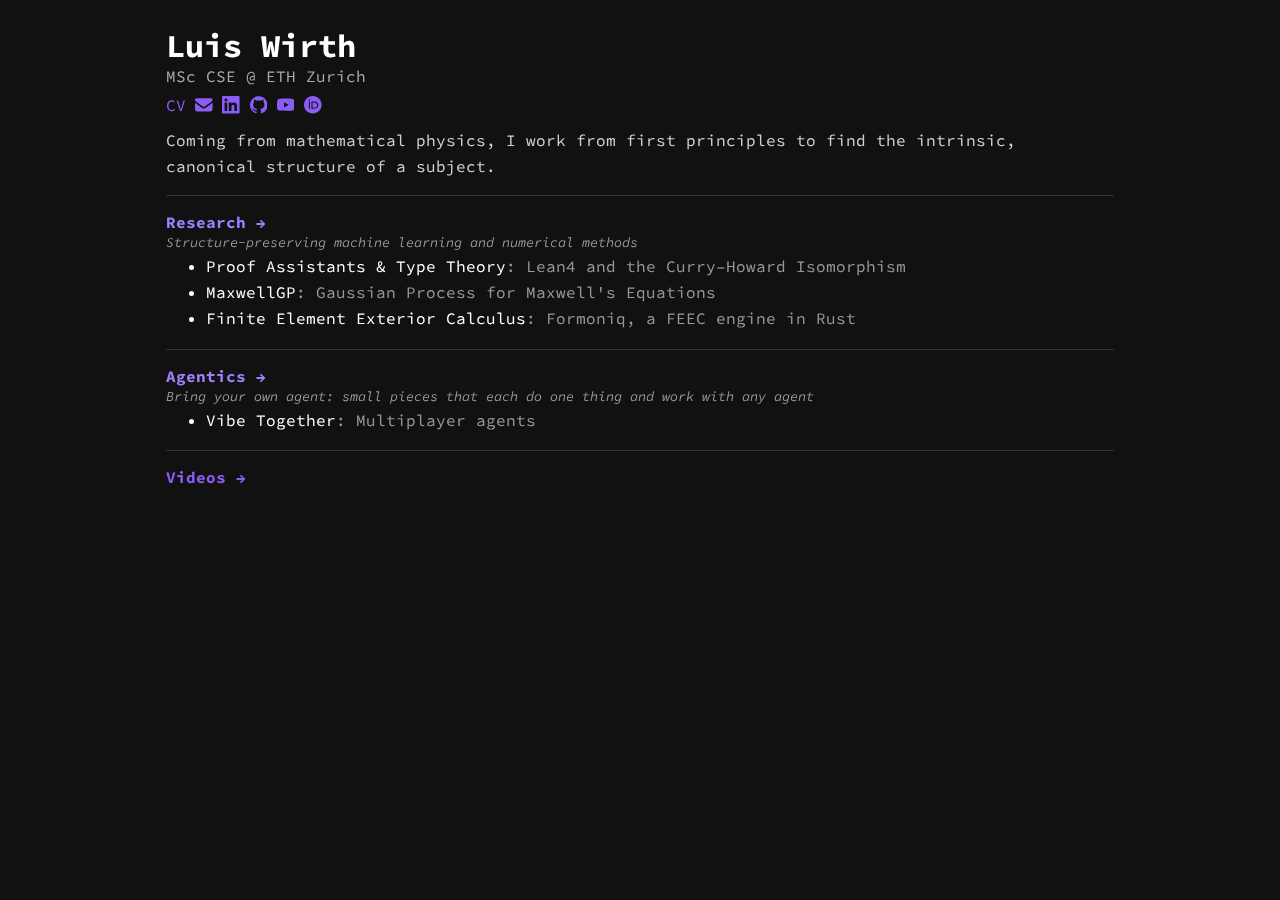
<file: index.html>
<!DOCTYPE html>
<html lang="en">

<head>

<meta charset="utf-8">
<meta name="viewport" content="width=device-width, initial-scale=1.0">

<meta name="author" content="Luis Wirth" />
<meta name="description" content="Luis Wirth. MSc CSE student at ETH Zurich. Structure-preserving machine learning and numerical methods, and agnostic agent infrastructure." />

<meta property="og:type" content="website" />
<meta property="og:site_name" content="Luis Wirth" />
<meta property="og:title" content="Luis Wirth" />
<meta property="og:url" content="https://lwirth.com/" />
<meta property="og:description" content="MSc CSE student at ETH Zurich. Structure-preserving machine learning and numerical methods, and agnostic agent infrastructure." />
<meta property="og:image" content="https://lwirth.com/og.png" />
<meta name="twitter:card" content="summary_large_image" />

<base target="_blank">
<link rel="stylesheet" type="text/css" href="default.css">
<title>Luis Wirth</title>

</head>

<body>

<div class="container">
  <h1>Luis Wirth</h1>
  <p class="subtitle">MSc CSE @ ETH Zurich</p>
  <p class="links">
    <a href="https://cv.lwirth.com">CV</a>
    <!-- Icons: Simple Icons (CC0); envelope: Font Awesome Free (CC BY 4.0, fontawesome.com). -->
    <a href="mailto:luwirth@ethz.ch" target="_self" aria-label="Email" title="Email"><svg class="icon" viewBox="0 0 512 512" aria-hidden="true"><path d="M48 64c-26.5 0-48 21.5-48 48 0 15.1 7.1 29.3 19.2 38.4l208 156c17.1 12.8 40.5 12.8 57.6 0l208-156c12.1-9.1 19.2-23.3 19.2-38.4 0-26.5-21.5-48-48-48L48 64zM0 196L0 384c0 35.3 28.7 64 64 64l384 0c35.3 0 64-28.7 64-64l0-188-198.4 148.8c-34.1 25.6-81.1 25.6-115.2 0L0 196z"/></svg></a>
    <a href="https://lwirth.com/linkedin" aria-label="LinkedIn" title="LinkedIn"><svg class="icon" viewBox="0 0 24 24" aria-hidden="true"><path d="M20.447 20.452h-3.554v-5.569c0-1.328-.027-3.037-1.852-3.037-1.853 0-2.136 1.445-2.136 2.939v5.667H9.351V9h3.414v1.561h.046c.477-.9 1.637-1.85 3.37-1.85 3.601 0 4.267 2.37 4.267 5.455v6.286zM5.337 7.433c-1.144 0-2.063-.926-2.063-2.065 0-1.138.92-2.063 2.063-2.063 1.14 0 2.064.925 2.064 2.063 0 1.139-.925 2.065-2.064 2.065zm1.782 13.019H3.555V9h3.564v11.452zM22.225 0H1.771C.792 0 0 .774 0 1.729v20.542C0 23.227.792 24 1.771 24h20.451C23.2 24 24 23.227 24 22.271V1.729C24 .774 23.2 0 22.222 0h.003z"/></svg></a>
    <a href="https://lwirth.com/github" aria-label="GitHub" title="GitHub"><svg class="icon" viewBox="0 0 24 24" aria-hidden="true"><path d="M12 .297c-6.63 0-12 5.373-12 12 0 5.303 3.438 9.8 8.205 11.385.6.113.82-.258.82-.577 0-.285-.01-1.04-.015-2.04-3.338.724-4.042-1.61-4.042-1.61C4.422 18.07 3.633 17.7 3.633 17.7c-1.087-.744.084-.729.084-.729 1.205.084 1.838 1.236 1.838 1.236 1.07 1.835 2.809 1.305 3.495.998.108-.776.417-1.305.76-1.605-2.665-.3-5.466-1.332-5.466-5.93 0-1.31.465-2.38 1.235-3.22-.135-.303-.54-1.523.105-3.176 0 0 1.005-.322 3.3 1.23.96-.267 1.98-.399 3-.405 1.02.006 2.04.138 3 .405 2.28-1.552 3.285-1.23 3.285-1.23.645 1.653.24 2.873.12 3.176.765.84 1.23 1.91 1.23 3.22 0 4.61-2.805 5.625-5.475 5.92.42.36.81 1.096.81 2.22 0 1.606-.015 2.896-.015 3.286 0 .315.21.69.825.57C20.565 22.092 24 17.592 24 12.297c0-6.627-5.373-12-12-12"/></svg></a>
    <a href="https://lwirth.com/youtube" aria-label="YouTube" title="YouTube"><svg class="icon" viewBox="0 0 24 24" aria-hidden="true"><path d="M23.498 6.186a3.016 3.016 0 0 0-2.122-2.136C19.505 3.545 12 3.545 12 3.545s-7.505 0-9.377.505A3.017 3.017 0 0 0 .502 6.186C0 8.07 0 12 0 12s0 3.93.502 5.814a3.016 3.016 0 0 0 2.122 2.136c1.871.505 9.376.505 9.376.505s7.505 0 9.377-.505a3.015 3.015 0 0 0 2.122-2.136C24 15.93 24 12 24 12s0-3.93-.502-5.814zM9.545 15.568V8.432L15.818 12l-6.273 3.568z"/></svg></a>
    <a href="https://orcid.org/0009-0001-9809-9517" aria-label="ORCID" title="ORCID"><svg class="icon" viewBox="0 0 24 24" aria-hidden="true"><path d="M12 0C5.372 0 0 5.372 0 12s5.372 12 12 12 12-5.372 12-12S18.628 0 12 0zM7.369 4.378c.525 0 .947.431.947.947s-.422.947-.947.947a.95.95 0 0 1-.947-.947c0-.525.422-.947.947-.947zm-.722 3.038h1.444v10.041H6.647V7.416zm3.562 0h3.9c3.712 0 5.344 2.653 5.344 5.025 0 2.578-2.016 5.025-5.325 5.025h-3.919V7.416zm1.444 1.303v7.444h2.297c3.272 0 4.022-2.484 4.022-3.722 0-2.016-1.284-3.722-4.097-3.722h-2.222z"/></svg></a>
  </p>
  <p class="bio">Coming from mathematical physics, I work from first principles to find the intrinsic, canonical structure of a subject.</p>

  
  <hr>

  <div class="entry nav">
    <div class="entry-title"><a href="research/" target="_self">Research →</a></div>
    <div class="item-desc"><em>Structure-preserving machine learning and numerical methods</em></div>
    <ul>
      <li><a href="research/#proof-assistants" target="_self">Proof Assistants &amp; Type Theory<span class="desc">: Lean4 and the Curry–Howard Isomorphism</span></a></li>
      <li><a href="research/#maxwellgp" target="_self">MaxwellGP<span class="desc">: Gaussian Process for Maxwell's Equations</span></a></li>
      <li><a href="research/#finite-element-exterior-calculus" target="_self">Finite Element Exterior Calculus<span class="desc">: Formoniq, a FEEC engine in Rust</span></a></li>
    </ul>
  </div>

  <hr>

  <div class="entry nav">
    <div class="entry-title"><a href="agentics/" target="_self">Agentics →</a></div>
    <div class="item-desc"><em>Bring your own agent: small pieces that each do one thing and work with any agent</em></div>
    <ul>
      <li><a href="agentics/#vibetogether" target="_self">Vibe Together<span class="desc">: Multiplayer agents</span></a></li>
      <!-- <li><a href="agentics/#canvas" target="_self">Canvas<span class="desc">: Generative UI, embraced</span></a></li> -->
    </ul>
  </div>

  <hr>

  <div class="entry">
    <div class="entry-title"><a href="https://lwirth.com/youtube">Videos →</a></div>
    <div class="videos">
      <a class="video" data-youtube="Sy_4z751YWI"></a>
      <a class="video" data-youtube="zjqvF4Gd2fw"></a>
      <a class="video" data-youtube="A4px5jTXcOM"></a>
      <a class="video" data-youtube="oXJbLh8aBRs"></a>
    </div>
  </div>

</div>


</body>
</html>
</file>
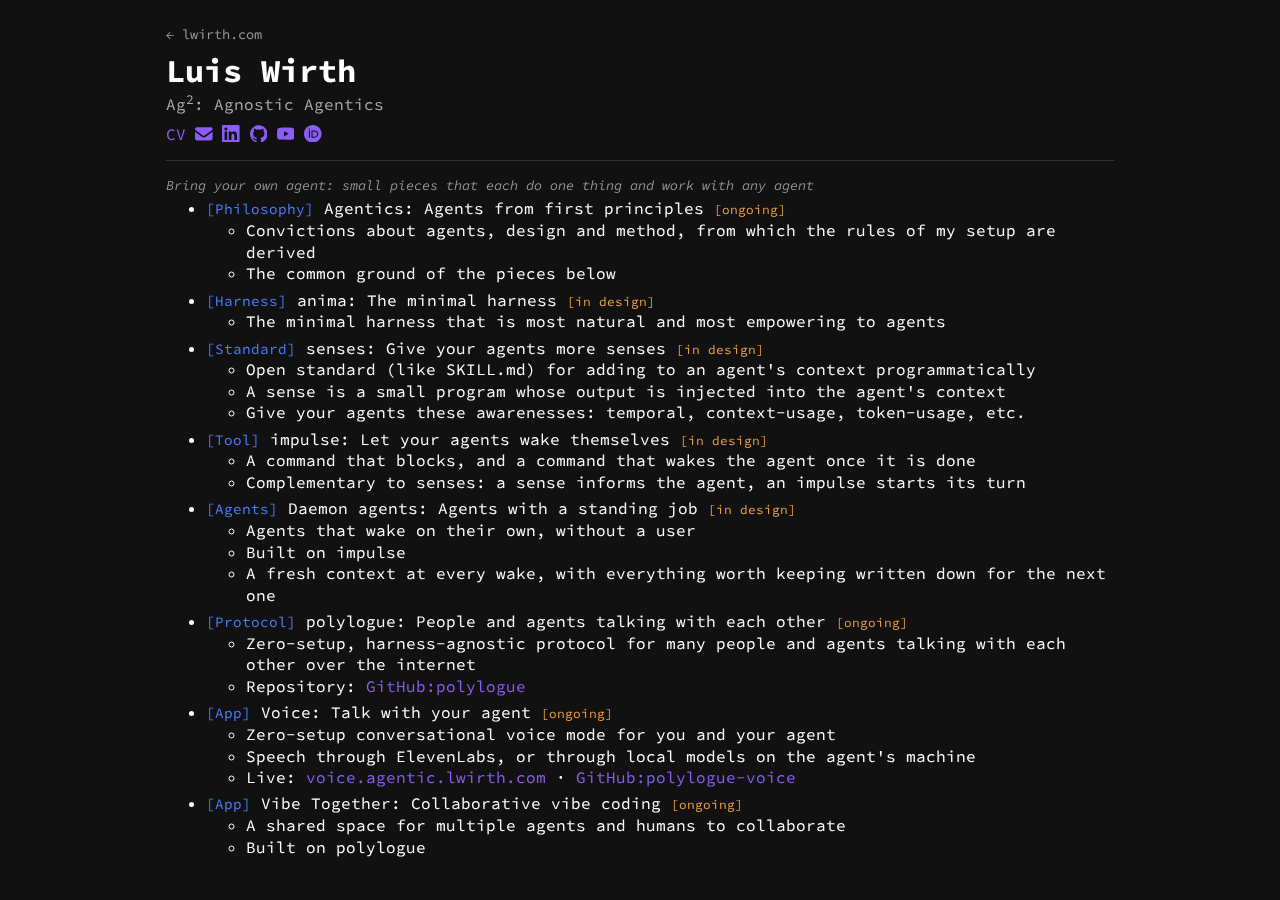
<file: agentic/index.html>
<!DOCTYPE html>
<html lang="en">

<head>

<meta http-equiv="content-type" content="text/html; charset=UTF-8">
<meta name="viewport" content="width=device-width, initial-scale=1.0">

<meta name="author" content="Luis Wirth" />
<meta name="description" content="Luis Wirth. MSc CSE student at ETH Zurich. Physics-inspired ML and structure-preserving numerical methods." />
<meta name="keywords" content="Luis Wirth, ETH Zurich, CSE, physics-informed, AI4Science, SciML, finite elements, differential forms, exterior calculus, Rust, Lean4" />

<meta property="og:type" content="website" />
<meta property="og:site_name" content="Luis Wirth" />
<meta property="og:title" content="Luis Wirth" />
<meta property="og:url" content="https://agentic.lwirth.com/" />
<meta property="og:description" content="MSc CSE student at ETH Zurich. Physics-inspired ML and structure-preserving numerical methods." />
<meta property="og:image" content="https://api.microlink.io/?url=https%3A%2F%2Flwirth.com&screenshot=true&meta=false&embed=screenshot.url&viewport.width=1200&viewport.height=630" />

<base target="_blank">
<link rel="stylesheet" type="text/css" href="../default.css">
<title>Ag²: Agnostic Agentics · Luis Wirth</title>

<style>
@import url('https://fonts.googleapis.com/css2?family=Source+Code+Pro&display=swap')
</style>

</head>

<body>

<div class="container">
  <p class="back"><a href="/" target="_self">← lwirth.com</a></p>
  <h1>Luis Wirth</h1>
  <p class="subtitle">Ag<sup>2</sup>: Agnostic Agentics</p>
  <p class="links">
    <a href="https://cv.lwirth.com">CV</a>
    <!-- Icons: Simple Icons (CC0); envelope: Font Awesome Free (CC BY 4.0, fontawesome.com). -->
    <a href="mailto:luwirth@ethz.ch" target="_self" aria-label="Email" title="Email"><svg class="icon" viewBox="0 0 512 512" aria-hidden="true"><path d="M48 64c-26.5 0-48 21.5-48 48 0 15.1 7.1 29.3 19.2 38.4l208 156c17.1 12.8 40.5 12.8 57.6 0l208-156c12.1-9.1 19.2-23.3 19.2-38.4 0-26.5-21.5-48-48-48L48 64zM0 196L0 384c0 35.3 28.7 64 64 64l384 0c35.3 0 64-28.7 64-64l0-188-198.4 148.8c-34.1 25.6-81.1 25.6-115.2 0L0 196z"/></svg></a>
    <a href="https://lwirth.com/linkedin" aria-label="LinkedIn" title="LinkedIn"><svg class="icon" viewBox="0 0 24 24" aria-hidden="true"><path d="M20.447 20.452h-3.554v-5.569c0-1.328-.027-3.037-1.852-3.037-1.853 0-2.136 1.445-2.136 2.939v5.667H9.351V9h3.414v1.561h.046c.477-.9 1.637-1.85 3.37-1.85 3.601 0 4.267 2.37 4.267 5.455v6.286zM5.337 7.433c-1.144 0-2.063-.926-2.063-2.065 0-1.138.92-2.063 2.063-2.063 1.14 0 2.064.925 2.064 2.063 0 1.139-.925 2.065-2.064 2.065zm1.782 13.019H3.555V9h3.564v11.452zM22.225 0H1.771C.792 0 0 .774 0 1.729v20.542C0 23.227.792 24 1.771 24h20.451C23.2 24 24 23.227 24 22.271V1.729C24 .774 23.2 0 22.222 0h.003z"/></svg></a>
    <a href="https://lwirth.com/github" aria-label="GitHub" title="GitHub"><svg class="icon" viewBox="0 0 24 24" aria-hidden="true"><path d="M12 .297c-6.63 0-12 5.373-12 12 0 5.303 3.438 9.8 8.205 11.385.6.113.82-.258.82-.577 0-.285-.01-1.04-.015-2.04-3.338.724-4.042-1.61-4.042-1.61C4.422 18.07 3.633 17.7 3.633 17.7c-1.087-.744.084-.729.084-.729 1.205.084 1.838 1.236 1.838 1.236 1.07 1.835 2.809 1.305 3.495.998.108-.776.417-1.305.76-1.605-2.665-.3-5.466-1.332-5.466-5.93 0-1.31.465-2.38 1.235-3.22-.135-.303-.54-1.523.105-3.176 0 0 1.005-.322 3.3 1.23.96-.267 1.98-.399 3-.405 1.02.006 2.04.138 3 .405 2.28-1.552 3.285-1.23 3.285-1.23.645 1.653.24 2.873.12 3.176.765.84 1.23 1.91 1.23 3.22 0 4.61-2.805 5.625-5.475 5.92.42.36.81 1.096.81 2.22 0 1.606-.015 2.896-.015 3.286 0 .315.21.69.825.57C20.565 22.092 24 17.592 24 12.297c0-6.627-5.373-12-12-12"/></svg></a>
    <a href="https://lwirth.com/youtube" aria-label="YouTube" title="YouTube"><svg class="icon" viewBox="0 0 24 24" aria-hidden="true"><path d="M23.498 6.186a3.016 3.016 0 0 0-2.122-2.136C19.505 3.545 12 3.545 12 3.545s-7.505 0-9.377.505A3.017 3.017 0 0 0 .502 6.186C0 8.07 0 12 0 12s0 3.93.502 5.814a3.016 3.016 0 0 0 2.122 2.136c1.871.505 9.376.505 9.376.505s7.505 0 9.377-.505a3.015 3.015 0 0 0 2.122-2.136C24 15.93 24 12 24 12s0-3.93-.502-5.814zM9.545 15.568V8.432L15.818 12l-6.273 3.568z"/></svg></a>
    <a href="https://orcid.org/0009-0001-9809-9517" aria-label="ORCID" title="ORCID"><svg class="icon" viewBox="0 0 24 24" aria-hidden="true"><path d="M12 0C5.372 0 0 5.372 0 12s5.372 12 12 12 12-5.372 12-12S18.628 0 12 0zM7.369 4.378c.525 0 .947.431.947.947s-.422.947-.947.947a.95.95 0 0 1-.947-.947c0-.525.422-.947.947-.947zm-.722 3.038h1.444v10.041H6.647V7.416zm3.562 0h3.9c3.712 0 5.344 2.653 5.344 5.025 0 2.578-2.016 5.025-5.325 5.025h-3.919V7.416zm1.444 1.303v7.444h2.297c3.272 0 4.022-2.484 4.022-3.722 0-2.016-1.284-3.722-4.097-3.722h-2.222z"/></svg></a>
  </p>

  
  <hr>

  <div class="entry">
    <div class="item-desc"><em>Bring your own agent: small pieces that each do one thing and work with any agent</em></div>
    <ul>
      <li id="agentics"><span class="tag">[Philosophy]</span> Agentics: Agents from first principles <span class="wip">[ongoing]</span>
        <ul>
          <li>Convictions about agents, design and method, from which the rules of my setup are derived</li>
          <li>The common ground of the pieces below</li>
        </ul>
      </li>
      <li id="anima"><span class="tag">[Harness]</span> anima: The minimal harness <span class="wip">[in design]</span>
        <ul>
          <li>The minimal harness that is most natural and most empowering to agents</li>
        </ul>
      </li>
      <li id="senses"><span class="tag">[Standard]</span> senses: Give your agents more senses <span class="wip">[in design]</span>
        <ul>
          <li>Open standard (like SKILL.md) for adding to an agent's context programmatically</li>
          <li>A sense is a small program whose output is injected into the agent's context</li>
          <li>Give your agents these awarenesses: temporal, context-usage, token-usage, etc.</li>
          <!-- <li>Home: <a href="https://senses.sh">senses.sh</a></li> once senses.sh serves a page -->
        </ul>
      </li>
      <li id="impulse"><span class="tag">[Tool]</span> impulse: Let your agents wake themselves <span class="wip">[in design]</span>
        <ul>
          <li>A command that blocks, and a command that wakes the agent once it is done</li>
          <li>Complementary to senses: a sense informs the agent, an impulse starts its turn</li>
        </ul>
      </li>
      <li id="daemon-agents"><span class="tag">[Agents]</span> Daemon agents: Agents with a standing job <span class="wip">[in design]</span>
        <ul>
          <li>Agents that wake on their own, without a user</li>
          <li>Built on impulse</li>
          <li>A fresh context at every wake, with everything worth keeping written down for the next one</li>
        </ul>
      </li>
      <li id="polylogue"><span class="tag">[Protocol]</span> polylogue: People and agents talking with each other <span class="wip">[ongoing]</span>
        <ul>
          <li>Zero-setup, harness-agnostic protocol for many people and agents talking with each other over the internet</li>
          <li>Repository: <a href="https://github.com/luiswirth/polylogue">GitHub:polylogue</a></li>
        </ul>
      </li>
      <li id="voice"><span class="tag">[App]</span> Voice: Talk with your agent <span class="wip">[ongoing]</span>
        <ul>
          <li>Zero-setup conversational voice mode for you and your agent</li>
          <li>Speech through ElevenLabs, or through local models on the agent's machine</li>
          <li>Live: <a href="https://voice.agentic.lwirth.com">voice.agentic.lwirth.com</a> · <a href="https://github.com/luiswirth/polylogue-voice">GitHub:polylogue-voice</a></li>
        </ul>
      </li>
      <li id="vibe-together"><span class="tag">[App]</span> Vibe Together: Collaborative vibe coding <span class="wip">[ongoing]</span>
        <ul>
          <li>A shared space for multiple agents and humans to collaborate</li>
          <li>Built on polylogue</li>
        </ul>
      </li>
    </ul>
  </div>

</div>

</body>
</html>
</file>
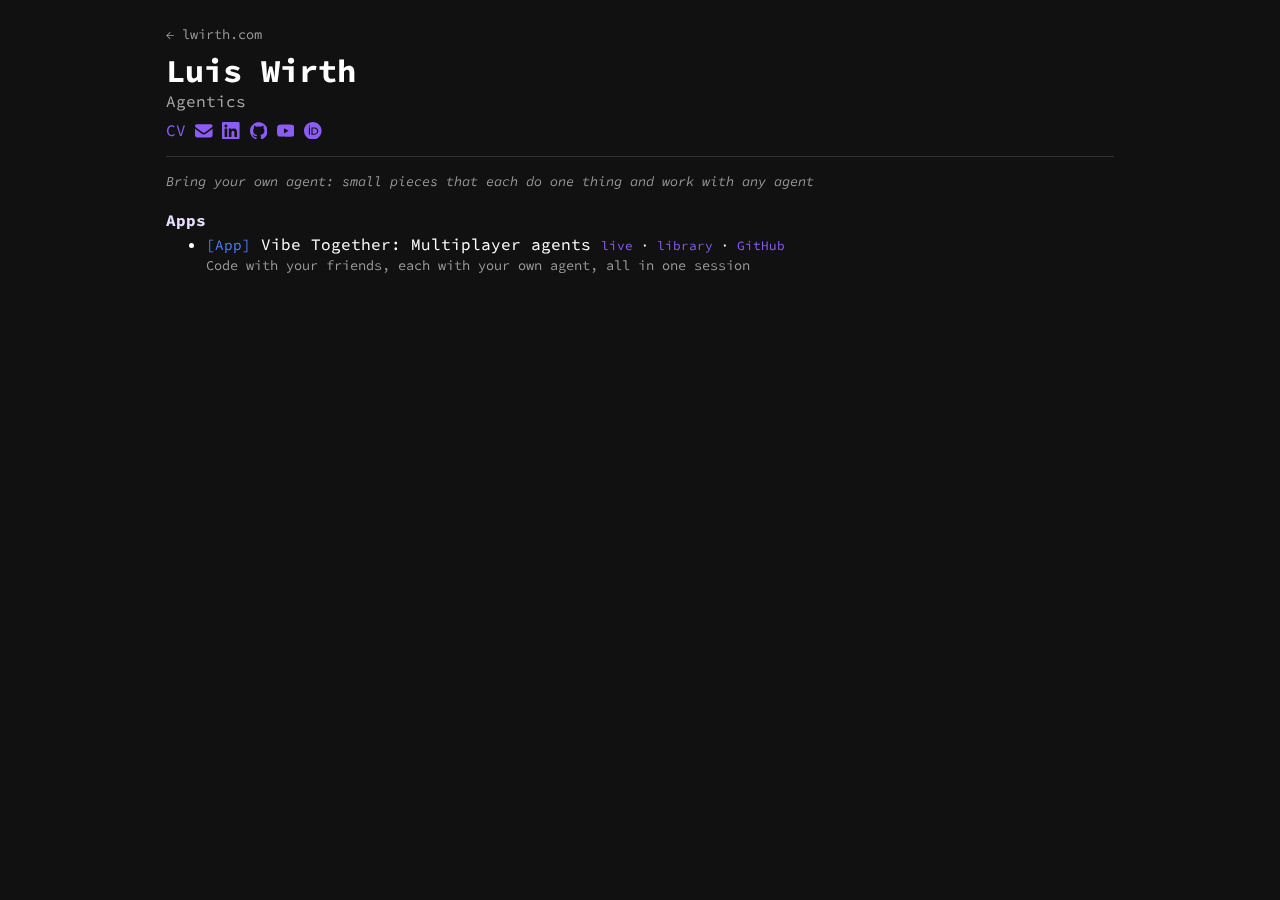
<file: agentics/index.html>
<!DOCTYPE html>
<html lang="en">

<head>

<meta charset="utf-8">
<meta name="viewport" content="width=device-width, initial-scale=1.0">

<meta name="author" content="Luis Wirth" />
<meta name="description" content="Luis Wirth. Bring your own agent: small pieces that each do one thing and work with any agent." />

<meta property="og:type" content="website" />
<meta property="og:site_name" content="Luis Wirth" />
<meta property="og:title" content="Agentics · Luis Wirth" />
<meta property="og:url" content="https://lwirth.com/agentics/" />
<meta property="og:description" content="Bring your own agent: small pieces that each do one thing and work with any agent." />
<meta property="og:image" content="https://lwirth.com/og.png" />
<meta name="twitter:card" content="summary_large_image" />

<base target="_blank">
<link rel="stylesheet" type="text/css" href="../default.css">
<title>Agentics · Luis Wirth</title>

<style>
.refs { font-size: 0.8em; }
.gist { color: #999999; font-size: 0.85em; margin: 0.1em 0 0.45em; }
</style>

</head>

<body>

<div class="container">
  <p class="back"><a href="/" target="_self">← lwirth.com</a></p>
  <h1>Luis Wirth</h1>
  <p class="subtitle">Agentics</p>
  <p class="links">
    <a href="https://cv.lwirth.com">CV</a>
    <!-- Icons: Simple Icons (CC0); envelope: Font Awesome Free (CC BY 4.0, fontawesome.com). -->
    <a href="mailto:luwirth@ethz.ch" target="_self" aria-label="Email" title="Email"><svg class="icon" viewBox="0 0 512 512" aria-hidden="true"><path d="M48 64c-26.5 0-48 21.5-48 48 0 15.1 7.1 29.3 19.2 38.4l208 156c17.1 12.8 40.5 12.8 57.6 0l208-156c12.1-9.1 19.2-23.3 19.2-38.4 0-26.5-21.5-48-48-48L48 64zM0 196L0 384c0 35.3 28.7 64 64 64l384 0c35.3 0 64-28.7 64-64l0-188-198.4 148.8c-34.1 25.6-81.1 25.6-115.2 0L0 196z"/></svg></a>
    <a href="https://lwirth.com/linkedin" aria-label="LinkedIn" title="LinkedIn"><svg class="icon" viewBox="0 0 24 24" aria-hidden="true"><path d="M20.447 20.452h-3.554v-5.569c0-1.328-.027-3.037-1.852-3.037-1.853 0-2.136 1.445-2.136 2.939v5.667H9.351V9h3.414v1.561h.046c.477-.9 1.637-1.85 3.37-1.85 3.601 0 4.267 2.37 4.267 5.455v6.286zM5.337 7.433c-1.144 0-2.063-.926-2.063-2.065 0-1.138.92-2.063 2.063-2.063 1.14 0 2.064.925 2.064 2.063 0 1.139-.925 2.065-2.064 2.065zm1.782 13.019H3.555V9h3.564v11.452zM22.225 0H1.771C.792 0 0 .774 0 1.729v20.542C0 23.227.792 24 1.771 24h20.451C23.2 24 24 23.227 24 22.271V1.729C24 .774 23.2 0 22.222 0h.003z"/></svg></a>
    <a href="https://lwirth.com/github" aria-label="GitHub" title="GitHub"><svg class="icon" viewBox="0 0 24 24" aria-hidden="true"><path d="M12 .297c-6.63 0-12 5.373-12 12 0 5.303 3.438 9.8 8.205 11.385.6.113.82-.258.82-.577 0-.285-.01-1.04-.015-2.04-3.338.724-4.042-1.61-4.042-1.61C4.422 18.07 3.633 17.7 3.633 17.7c-1.087-.744.084-.729.084-.729 1.205.084 1.838 1.236 1.838 1.236 1.07 1.835 2.809 1.305 3.495.998.108-.776.417-1.305.76-1.605-2.665-.3-5.466-1.332-5.466-5.93 0-1.31.465-2.38 1.235-3.22-.135-.303-.54-1.523.105-3.176 0 0 1.005-.322 3.3 1.23.96-.267 1.98-.399 3-.405 1.02.006 2.04.138 3 .405 2.28-1.552 3.285-1.23 3.285-1.23.645 1.653.24 2.873.12 3.176.765.84 1.23 1.91 1.23 3.22 0 4.61-2.805 5.625-5.475 5.92.42.36.81 1.096.81 2.22 0 1.606-.015 2.896-.015 3.286 0 .315.21.69.825.57C20.565 22.092 24 17.592 24 12.297c0-6.627-5.373-12-12-12"/></svg></a>
    <a href="https://lwirth.com/youtube" aria-label="YouTube" title="YouTube"><svg class="icon" viewBox="0 0 24 24" aria-hidden="true"><path d="M23.498 6.186a3.016 3.016 0 0 0-2.122-2.136C19.505 3.545 12 3.545 12 3.545s-7.505 0-9.377.505A3.017 3.017 0 0 0 .502 6.186C0 8.07 0 12 0 12s0 3.93.502 5.814a3.016 3.016 0 0 0 2.122 2.136c1.871.505 9.376.505 9.376.505s7.505 0 9.377-.505a3.015 3.015 0 0 0 2.122-2.136C24 15.93 24 12 24 12s0-3.93-.502-5.814zM9.545 15.568V8.432L15.818 12l-6.273 3.568z"/></svg></a>
    <a href="https://orcid.org/0009-0001-9809-9517" aria-label="ORCID" title="ORCID"><svg class="icon" viewBox="0 0 24 24" aria-hidden="true"><path d="M12 0C5.372 0 0 5.372 0 12s5.372 12 12 12 12-5.372 12-12S18.628 0 12 0zM7.369 4.378c.525 0 .947.431.947.947s-.422.947-.947.947a.95.95 0 0 1-.947-.947c0-.525.422-.947.947-.947zm-.722 3.038h1.444v10.041H6.647V7.416zm3.562 0h3.9c3.712 0 5.344 2.653 5.344 5.025 0 2.578-2.016 5.025-5.325 5.025h-3.919V7.416zm1.444 1.303v7.444h2.297c3.272 0 4.022-2.484 4.022-3.722 0-2.016-1.284-3.722-4.097-3.722h-2.222z"/></svg></a>
  </p>

  
  <hr>

  <div class="entry">
    <div class="item-desc"><em>Bring your own agent: small pieces that each do one thing and work with any agent</em></div>
  </div>
  <div class="entry">
    <div class="entry-title">Apps</div>
    <ul>
      <li id="vibetogether"><span class="tag">[App]</span> Vibe Together: Multiplayer agents <span class="refs"><a href="https://vibetogether.potentialhedge.com">live</a> · <a href="https://library.potentialhedge.com">library</a> · <a href="https://github.com/PotentialHedge/vibetogether">GitHub</a></span>
        <div class="gist">Code with your friends, each with your own agent, all in one session</div></li>
    </ul>
  </div>
</div>


</body>
</html>
</file>
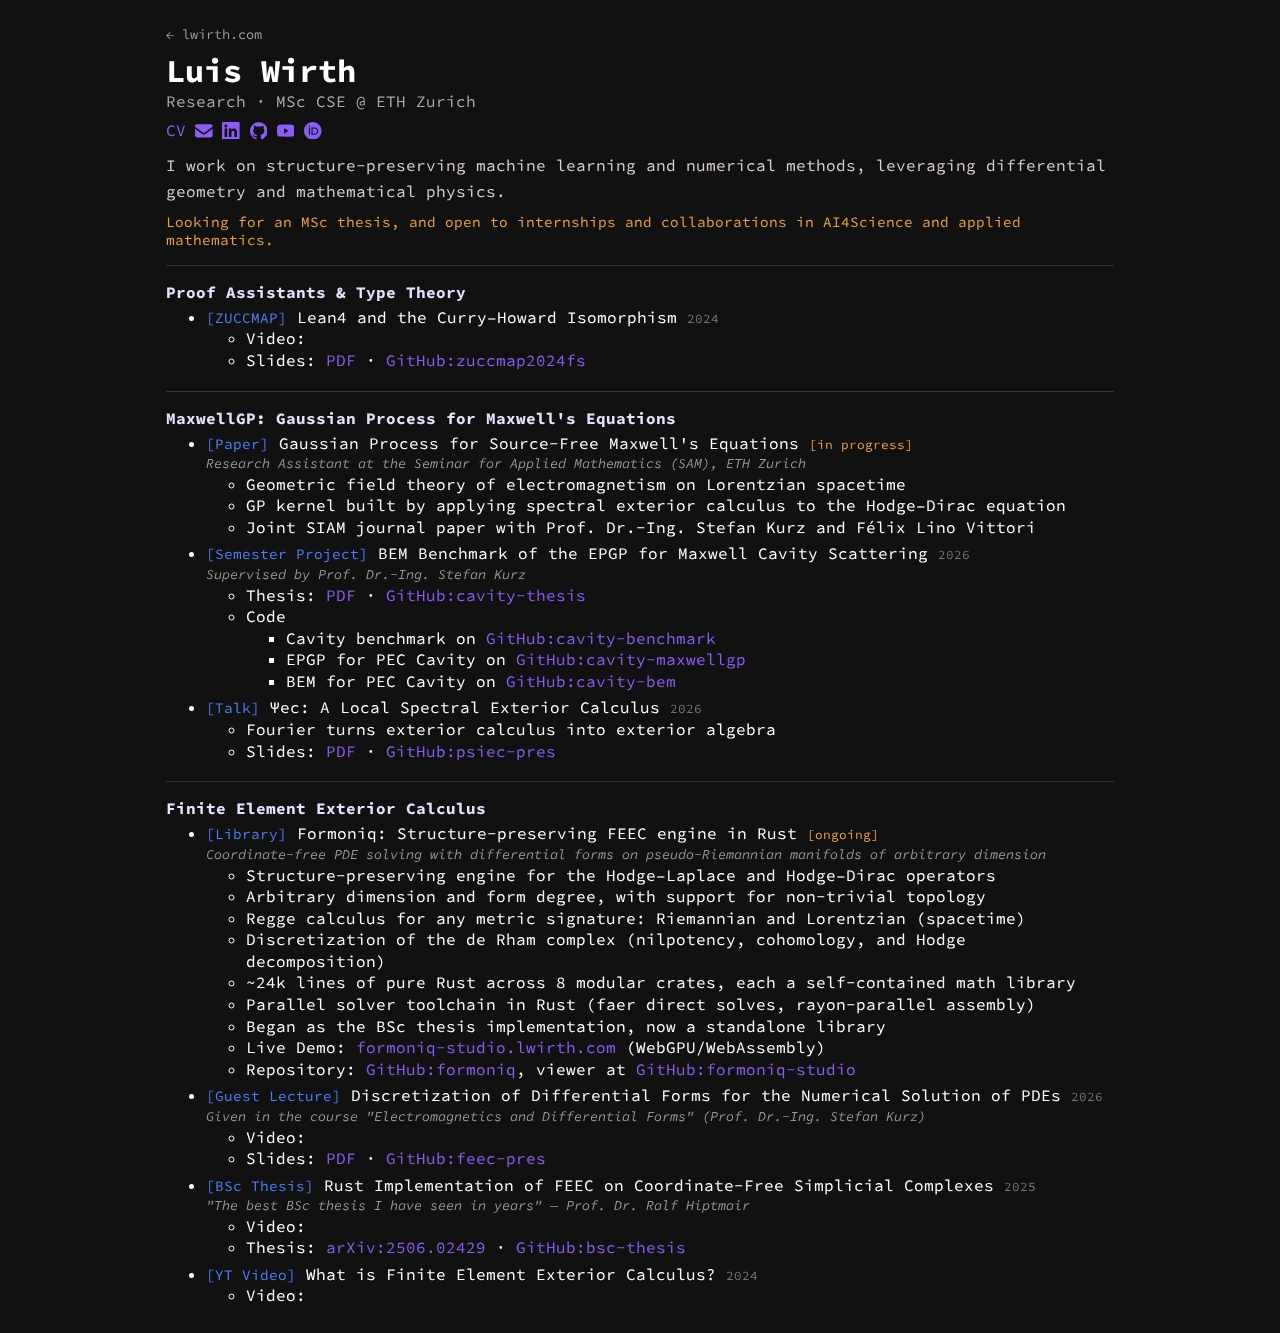
<file: research/index.html>
<!DOCTYPE html>
<html lang="en">

<head>

<meta charset="utf-8">
<meta name="viewport" content="width=device-width, initial-scale=1.0">

<meta name="author" content="Luis Wirth" />
<meta name="description" content="Luis Wirth. MSc CSE student at ETH Zurich. Structure-preserving machine learning and numerical methods." />

<meta property="og:type" content="website" />
<meta property="og:site_name" content="Luis Wirth" />
<meta property="og:title" content="Research · Luis Wirth" />
<meta property="og:url" content="https://lwirth.com/research/" />
<meta property="og:description" content="MSc CSE student at ETH Zurich. Structure-preserving machine learning and numerical methods." />
<meta property="og:image" content="https://lwirth.com/og.png" />
<meta name="twitter:card" content="summary_large_image" />

<base target="_blank">
<link rel="stylesheet" type="text/css" href="../default.css">
<title>Research · Luis Wirth</title>

</head>

<body>

<div class="container">
  <p class="back"><a href="/" target="_self">← lwirth.com</a></p>
  <h1>Luis Wirth</h1>
  <p class="subtitle">Research · MSc CSE @ ETH Zurich</p>
  <p class="links">
    <a href="https://cv.lwirth.com">CV</a>
    <!-- Icons: Simple Icons (CC0); envelope: Font Awesome Free (CC BY 4.0, fontawesome.com). -->
    <a href="mailto:luwirth@ethz.ch" target="_self" aria-label="Email" title="Email"><svg class="icon" viewBox="0 0 512 512" aria-hidden="true"><path d="M48 64c-26.5 0-48 21.5-48 48 0 15.1 7.1 29.3 19.2 38.4l208 156c17.1 12.8 40.5 12.8 57.6 0l208-156c12.1-9.1 19.2-23.3 19.2-38.4 0-26.5-21.5-48-48-48L48 64zM0 196L0 384c0 35.3 28.7 64 64 64l384 0c35.3 0 64-28.7 64-64l0-188-198.4 148.8c-34.1 25.6-81.1 25.6-115.2 0L0 196z"/></svg></a>
    <a href="https://lwirth.com/linkedin" aria-label="LinkedIn" title="LinkedIn"><svg class="icon" viewBox="0 0 24 24" aria-hidden="true"><path d="M20.447 20.452h-3.554v-5.569c0-1.328-.027-3.037-1.852-3.037-1.853 0-2.136 1.445-2.136 2.939v5.667H9.351V9h3.414v1.561h.046c.477-.9 1.637-1.85 3.37-1.85 3.601 0 4.267 2.37 4.267 5.455v6.286zM5.337 7.433c-1.144 0-2.063-.926-2.063-2.065 0-1.138.92-2.063 2.063-2.063 1.14 0 2.064.925 2.064 2.063 0 1.139-.925 2.065-2.064 2.065zm1.782 13.019H3.555V9h3.564v11.452zM22.225 0H1.771C.792 0 0 .774 0 1.729v20.542C0 23.227.792 24 1.771 24h20.451C23.2 24 24 23.227 24 22.271V1.729C24 .774 23.2 0 22.222 0h.003z"/></svg></a>
    <a href="https://lwirth.com/github" aria-label="GitHub" title="GitHub"><svg class="icon" viewBox="0 0 24 24" aria-hidden="true"><path d="M12 .297c-6.63 0-12 5.373-12 12 0 5.303 3.438 9.8 8.205 11.385.6.113.82-.258.82-.577 0-.285-.01-1.04-.015-2.04-3.338.724-4.042-1.61-4.042-1.61C4.422 18.07 3.633 17.7 3.633 17.7c-1.087-.744.084-.729.084-.729 1.205.084 1.838 1.236 1.838 1.236 1.07 1.835 2.809 1.305 3.495.998.108-.776.417-1.305.76-1.605-2.665-.3-5.466-1.332-5.466-5.93 0-1.31.465-2.38 1.235-3.22-.135-.303-.54-1.523.105-3.176 0 0 1.005-.322 3.3 1.23.96-.267 1.98-.399 3-.405 1.02.006 2.04.138 3 .405 2.28-1.552 3.285-1.23 3.285-1.23.645 1.653.24 2.873.12 3.176.765.84 1.23 1.91 1.23 3.22 0 4.61-2.805 5.625-5.475 5.92.42.36.81 1.096.81 2.22 0 1.606-.015 2.896-.015 3.286 0 .315.21.69.825.57C20.565 22.092 24 17.592 24 12.297c0-6.627-5.373-12-12-12"/></svg></a>
    <a href="https://lwirth.com/youtube" aria-label="YouTube" title="YouTube"><svg class="icon" viewBox="0 0 24 24" aria-hidden="true"><path d="M23.498 6.186a3.016 3.016 0 0 0-2.122-2.136C19.505 3.545 12 3.545 12 3.545s-7.505 0-9.377.505A3.017 3.017 0 0 0 .502 6.186C0 8.07 0 12 0 12s0 3.93.502 5.814a3.016 3.016 0 0 0 2.122 2.136c1.871.505 9.376.505 9.376.505s7.505 0 9.377-.505a3.015 3.015 0 0 0 2.122-2.136C24 15.93 24 12 24 12s0-3.93-.502-5.814zM9.545 15.568V8.432L15.818 12l-6.273 3.568z"/></svg></a>
    <a href="https://orcid.org/0009-0001-9809-9517" aria-label="ORCID" title="ORCID"><svg class="icon" viewBox="0 0 24 24" aria-hidden="true"><path d="M12 0C5.372 0 0 5.372 0 12s5.372 12 12 12 12-5.372 12-12S18.628 0 12 0zM7.369 4.378c.525 0 .947.431.947.947s-.422.947-.947.947a.95.95 0 0 1-.947-.947c0-.525.422-.947.947-.947zm-.722 3.038h1.444v10.041H6.647V7.416zm3.562 0h3.9c3.712 0 5.344 2.653 5.344 5.025 0 2.578-2.016 5.025-5.325 5.025h-3.919V7.416zm1.444 1.303v7.444h2.297c3.272 0 4.022-2.484 4.022-3.722 0-2.016-1.284-3.722-4.097-3.722h-2.222z"/></svg></a>
  </p>

  
  <p class="bio">I work on structure-preserving machine learning and numerical methods, leveraging differential geometry and mathematical physics.</p>
  <p class="avail">Looking for an MSc thesis, and open to internships and collaborations in AI4Science and applied mathematics.</p>

  <hr>

  <div class="entry">
    <div class="entry-title" id="proof-assistants">Proof Assistants &amp; Type Theory</div>
    <ul>
      <li><span class="tag">[ZUCCMAP]</span> Lean4 and the Curry–Howard Isomorphism <span class="year">2024</span>
        <ul>
          <li class="video-line" data-youtube="Sy_4z751YWI">Video: </li>
          <li>Slides: <a href="https://zuccmap2024fs.lwirth.com">PDF</a> · <a href="https://github.com/luiswirth/zuccmap2024fs">GitHub:zuccmap2024fs</a></li>
        </ul>
      </li>
    </ul>
  </div>

  <hr>

  <div class="entry">
    <div class="entry-title" id="maxwellgp">MaxwellGP: Gaussian Process for Maxwell's Equations</div>
    <ul>
      <li><span class="tag">[Paper]</span> Gaussian Process for Source-Free Maxwell's Equations <span class="wip">[in progress]</span>
        <div class="item-desc"><em>Research Assistant at the Seminar for Applied Mathematics (SAM), ETH Zurich</em></div>
        <ul>
          <li>Geometric field theory of electromagnetism on Lorentzian spacetime</li>
          <li>GP kernel built by applying spectral exterior calculus to the Hodge–Dirac equation</li>
          <li>Joint SIAM journal paper with Prof. Dr.-Ing. Stefan Kurz and Félix Lino Vittori</li>
        </ul>
      </li>
      <!--
      <li><span class="tag">[Paper]</span> Gaussian Process for Maxwell's Equations with Sources <span class="wip">[in progress]</span>
        <ul>
          <li></li>
        </ul>
      </li>
      -->
      <li><span class="tag">[Semester Project]</span> BEM Benchmark of the EPGP for Maxwell Cavity Scattering <span class="year">2026</span>
        <div class="item-desc"><em>Supervised by Prof. Dr.-Ing. Stefan Kurz</em></div>
        <ul>
          <li>Thesis: <a href="https://cavity-thesis.lwirth.com">PDF</a> · <a href="https://github.com/luiswirth/cavity-thesis">GitHub:cavity-thesis</a></li>
          <li>Code
            <ul>
              <li>Cavity benchmark on <a href="https://github.com/luiswirth/cavity-benchmark">GitHub:cavity-benchmark</a></li>
              <li>EPGP for PEC Cavity on <a href="https://github.com/luiswirth/cavity-maxwellgp">GitHub:cavity-maxwellgp</a></li>
              <li>BEM for PEC Cavity on <a href="https://github.com/luiswirth/cavity-bem">GitHub:cavity-bem</a></li>
            </ul>
          </li>
        </ul>
      </li>
      <li><span class="tag">[Talk]</span> Ψec: A Local Spectral Exterior Calculus <span class="year">2026</span>
        <ul>
          <li>Fourier turns exterior calculus into exterior algebra</li>
          <li>Slides: <a href="https://psiec-pres.lwirth.com">PDF</a> · <a href="https://github.com/luiswirth/psiec-pres">GitHub:psiec-pres</a></li>
        </ul>
      </li>
    </ul>
  </div>

  <hr>

  <div class="entry">
    <div class="entry-title" id="finite-element-exterior-calculus">Finite Element Exterior Calculus</div>
    <ul>
      <li><span class="tag">[Library]</span> Formoniq: Structure-preserving FEEC engine in Rust <span class="wip">[ongoing]</span>
        <div class="item-desc"><em>Coordinate-free PDE solving with differential forms on pseudo-Riemannian manifolds of arbitrary dimension</em></div>
        <ul>
          <li>Structure-preserving engine for the Hodge–Laplace and Hodge–Dirac operators</li>
          <li>Arbitrary dimension and form degree, with support for non-trivial topology</li>
          <li>Regge calculus for any metric signature: Riemannian and Lorentzian (spacetime)</li>
          <li>Discretization of the de Rham complex (nilpotency, cohomology, and Hodge decomposition)</li>
          <li>~24k lines of pure Rust across 8 modular crates, each a self-contained math library</li>
          <li>Parallel solver toolchain in Rust (faer direct solves, rayon-parallel assembly)</li>
          <li>Began as the BSc thesis implementation, now a standalone library</li>
          <li>Live Demo: <a href="https://formoniq-studio.lwirth.com">formoniq-studio.lwirth.com</a> (WebGPU/WebAssembly)</li>
          <li>Repository: <a href="https://github.com/luiswirth/formoniq">GitHub:formoniq</a>, viewer at <a href="https://github.com/luiswirth/formoniq-studio">GitHub:formoniq-studio</a></li>
        </ul>
      </li>
      <li><span class="tag">[Guest Lecture]</span> Discretization of Differential Forms for the Numerical Solution of PDEs <span class="year">2026</span>
        <div class="item-desc"><em>Given in the course "Electromagnetics and Differential Forms" (Prof. Dr.-Ing. Stefan Kurz)</em></div>
        <ul>
          <li class="video-line" data-youtube="oXJbLh8aBRs">Video: </li>
          <li>Slides: <a href="https://feec-pres.lwirth.com">PDF</a> · <a href="https://github.com/luiswirth/feec-pres">GitHub:feec-pres</a></li>
        </ul>
      </li>
      <li><span class="tag">[BSc Thesis]</span> Rust Implementation of FEEC on Coordinate-Free Simplicial Complexes <span class="year">2025</span>
        <div class="item-desc"><em>"The best BSc thesis I have seen in years" — Prof. Dr. Ralf Hiptmair</em></div>
        <ul>
          <li class="video-line" data-youtube="A4px5jTXcOM">Video: </li>
          <li>Thesis: <a href="https://arxiv.org/abs/2506.02429">arXiv:2506.02429</a> · <a href="https://github.com/luiswirth/bsc-thesis">GitHub:bsc-thesis</a></li>
        </ul>
      </li>
      <li><span class="tag">[YT Video]</span> What is Finite Element Exterior Calculus? <span class="year">2024</span>
        <ul>
          <li class="video-line" data-youtube="zjqvF4Gd2fw">Video: </li>
        </ul>
      </li>
    </ul>
  </div>

</div>

<!-- Cloudflare Web Analytics -->
<script defer src='https://static.cloudflareinsights.com/beacon.min.js' data-cf-beacon='{"token": "ec22ff3412fd4dde9ed8d8ff9aa42a85"}'></script>

</body>
</html>
</file>
<file: default.css>
/* Source Code Pro, Adobe, SIL Open Font License 1.1. */
@font-face {
  font-family: "Source Code Pro";
  src: url("fonts/source-code-pro.woff2") format("woff2");
  font-weight: 200 900;
  font-style: normal;
  font-display: swap;
}

@font-face {
  font-family: "Source Code Pro";
  src: url("fonts/source-code-pro-italic.woff2") format("woff2");
  font-weight: 200 900;
  font-style: italic;
  font-display: swap;
}

body {
  background-color: #111111;
  color: #FFFFFF;

  font-family: "Source Code Pro", monospace;
  font-optical-sizing: auto;
  font-weight: 400;
  font-style: normal;

  margin: 2% auto;
  padding: 0 2%;
  max-width: 1000px;
  box-sizing: border-box;
}

.container {
  width: 100%;
}

h1 {
  margin-top: 0;
  margin-bottom: 0;
}

.subtitle {
  margin: 0;
  color: #aaaaaa;
}

.bio {
  margin: 0.8em 0 0;
  color: #d8d0c8;
  line-height: 1.6;
}

.avail {
  margin: 0.6em 0 0;
  color: #f0a040;
  font-size: 0.9em;
}

.hero {
  display: block;
  margin: 1.4em 0 0;
}

.hero img {
  width: 100%;
  height: auto;
  display: block;
  background-color: #000000;
  border: 1px solid #333333;
  border-radius: 4px;
}

/* Video cards: a local thumbnail linked to YouTube, no embedded player. */
.videos {
  display: grid;
  margin-bottom: 0.4em;
  grid-template-columns: repeat(4, 1fr);
  gap: 1.2em;
  margin-top: 0.6em;
}

.video {
  display: block;
  color: inherit;
}

.video:hover .video-meta {
  color: #c4a8ff;
}

.thumb {
  position: relative;
  display: block;
  aspect-ratio: 16 / 9;
  overflow: hidden;
  border-radius: 6px;
  background-color: #000000;
}

.thumb img {
  width: 100%;
  height: 100%;
  object-fit: cover;
  display: block;
  transition: transform 0.25s ease, filter 0.25s ease;
  filter: brightness(0.85);
}

.play {
  position: absolute;
  left: 50%;
  top: 50%;
  width: 3.2em;
  height: 2.2em;
  transform: translate(-50%, -50%);
  border-radius: 0.6em;
  background-color: rgba(17, 17, 17, 0.75);
  transition: background-color 0.25s ease;
}

.play::after {
  content: "";
  position: absolute;
  left: 54%;
  top: 50%;
  transform: translate(-50%, -50%);
  border-style: solid;
  border-width: 0.5em 0 0.5em 0.85em;
  border-color: transparent transparent transparent #ffffff;
}

.duration {
  position: absolute;
  right: 0.4em;
  bottom: 0.4em;
  padding: 0.05em 0.35em;
  border-radius: 3px;
  font-size: 0.75em;
  background-color: rgba(0, 0, 0, 0.8);
  color: #ffffff;
}

.video:hover .thumb img {
  transform: scale(1.03);
  filter: brightness(1);
}

.video:hover .play {
  background-color: #ff0033;
}

.video-title {
  display: -webkit-box;
  -webkit-box-orient: vertical;
  -webkit-line-clamp: 2;
  line-clamp: 2;
  overflow: hidden;
  margin-top: 0.4em;
  font-size: 0.9em;
  line-height: 1.3;
  color: #e8e0ff;
}

.video:hover .video-title {
  color: #c4a8ff;
}

.video-meta {
  display: block;
  margin-top: 0.15em;
  font-size: 0.75em;
  color: #888888;
}

.links {
  margin: 0.6em 0 0;
  display: flex;
  flex-wrap: wrap;
  gap: 0.6em;
  align-items: center;
}

.icon {
  display: block;
  width: 1.1em;
  height: 1.1em;
  fill: currentColor;
}

a {
  text-decoration: none;
  color: #8b5cf6;
}

a:hover {
  color: #c4a8ff;
}

hr {
  border: none;
  border-top: 1px solid #333333;
  margin: 1em 0;
}

.entry {
  margin-bottom: 1.2em;
}

.entry ul {
  margin: 0.3em 0 0;
  line-height: 1.35;
}

.entry ul ul {
  margin: 0;
}

.entry > ul > li {
  margin-top: 0.3em;
}

.entry > ul > li:first-child {
  margin-top: 0;
}

.entry-title {
  font-weight: bold;
  margin-bottom: 0.1em;
  color: #e8e0ff;
}


.item-desc {
  font-size: 0.85em;
  margin-top: 0.1em;
  color: #999999;
}

.tag {
  color: #4d7fff;
  font-size: 0.9em;
}

.year {
  color: #777777;
  font-size: 0.8em;
  font-weight: normal;
}

.wip {
  color: #f0a040;
  font-size: 0.8em;
  font-weight: normal;
}

.nav a {
  color: inherit;
  text-decoration: none;
}

.nav .entry-title a {
  color: #a080ff;
}

.nav .desc {
  color: #999999;
}

.nav a:hover {
  text-decoration: underline;
}

.back {
  margin: 0 0 0.6em;
  font-size: 0.85em;
}

.back a {
  color: #999999;
  text-decoration: none;
}

.back a:hover {
  color: #e8e0ff;
}

@media (max-width: 760px) {
  .videos {
    grid-template-columns: repeat(2, 1fr);
  }
}


/* A video as a line of an item's list, its thumbnail shown on hover. */
.video-line {
  position: relative;
}

.video-line .video-meta {
  display: inline;
  font-size: 1em;
  color: #999999;
}

.video-line .preview {
  display: none;
  position: absolute;
  left: 0;
  bottom: 1.6em;
  z-index: 1;
  width: 16em;
  border: 1px solid #333333;
  border-radius: 6px;
  overflow: hidden;
  box-shadow: 0 6px 24px rgba(0, 0, 0, 0.6);
}

.video-line .preview img {
  width: 100%;
  height: auto;
  display: block;
}

.video-line:hover .preview {
  display: block;
}

.icon-inline {
  display: inline-block;
  width: 1em;
  height: 1em;
  margin-right: 0.3em;
  vertical-align: -0.12em;
  fill: currentColor;
}
</file>
